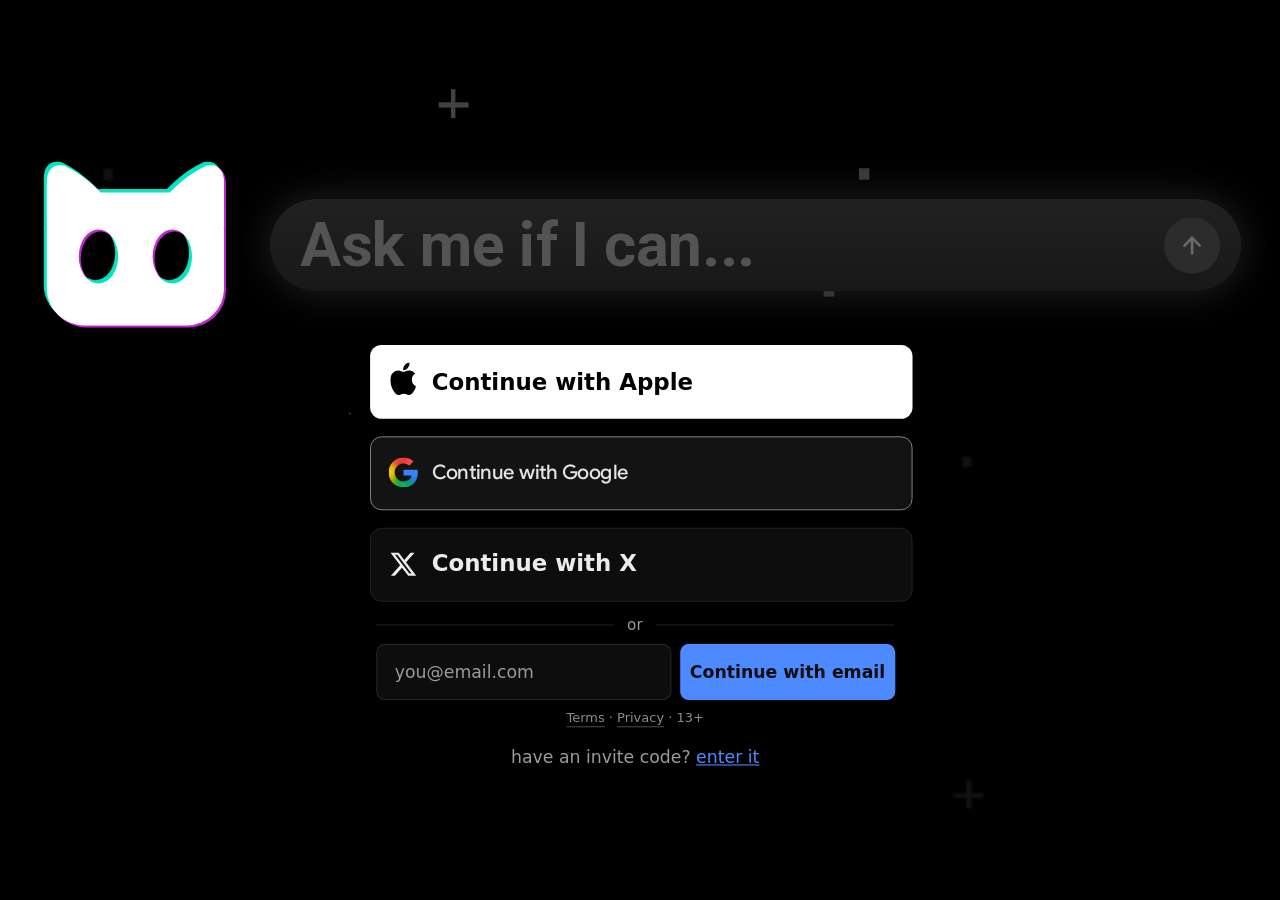
<file: index.html>
<!doctype html>
<html lang="en">
<head>
  <meta charset="utf-8">
  <base href="./">
  <meta name="viewport" content="width=device-width, initial-scale=1">
  <title>superbot</title>
  <link rel="preload" href="assets/fonts/Inter-SemiBold.woff2" as="font" type="font/woff2" crossorigin>
  <link rel="preload" href="assets/fonts/Roboto-latin.woff2" as="font" type="font/woff2" crossorigin>
  <link rel="stylesheet" href="styles.css">
  <link rel="stylesheet" href="desk-thought.css">
</head>
<body>
  <main class="stage" id="stage">
    <div class="marks" aria-hidden="true">
      <span class="plus plus-a"></span>
      <span class="plus plus-b"></span>
      <span class="sq sq-a"></span>
      <span class="sq sq-b"></span>
      <span class="sq sq-c"></span>
      <span class="sq sq-d"></span>
      <span class="dot"></span>
    </div>

    <div class="mascot" id="mascot" aria-hidden="true">
      <svg class="mark" viewBox="0 0 100 100" focusable="false">
        <defs>
          <mask id="mark-face" maskUnits="userSpaceOnUse" x="-30" y="-30" width="160" height="160">
            <g fill="#fff">
              <rect x="14" y="32" width="72" height="54" rx="15"/>
              <path d="M14 46V28Q14 20 21 21Q28 24 36 32Z"/>
              <path d="M86 46V28Q86 20 79 21Q72 24 64 32Z"/>
            </g>
            <g fill="#000">
              <ellipse class="mark-eye mark-eye-l" cx="35" cy="58" rx="8" ry="11"/>
              <ellipse class="mark-eye mark-eye-r" cx="65" cy="58" rx="8" ry="11"/>
            </g>
            <g class="mark-happy" fill="none" stroke="#000" stroke-width="4.5" stroke-linecap="round">
              <path d="M27 61Q35 53.5 43 61"/>
              <path d="M57 61Q65 53.5 73 61"/>
            </g>
          </mask>
        </defs>
        <g class="mark-body">
          <rect class="ghost-teal" x="-30" y="-30" width="160" height="160" fill="#00e5c3" mask="url(#mark-face)"/>
          <rect class="ghost-magenta" x="-30" y="-30" width="160" height="160" fill="#c026d3" mask="url(#mark-face)"/>
          <rect x="-30" y="-30" width="160" height="160" fill="#ffffff" mask="url(#mark-face)"/>
        </g>
      </svg>
      <img class="thumb is-up" id="thumb" src="assets/thumbs-up.png" width="512" height="512" alt="">
      <div class="thought">
        <span class="thought-trail thought-trail-s"></span>
        <span class="thought-trail thought-trail-m"></span>
        <span class="thought-bubble"><i></i><i></i><i></i></span>
      </div>
    </div>

    <form class="ask" id="ask-form" autocomplete="off">
      <label class="sr-only" for="ask">Ask superbot</label>
      <textarea id="ask" name="ask" rows="1" placeholder="Ask me if I can..." autocomplete="off" spellcheck="false" enterkeyhint="send"></textarea>
      <button class="send" id="send" type="submit" aria-label="Send" disabled>
        <svg viewBox="0 0 24 24" aria-hidden="true" focusable="false"><path d="m5 12 7-7 7 7"/><path d="M12 19V5"/></svg>
      </button>
    </form>
    <p class="verdict-note" id="verdict-note" role="status" aria-live="polite"></p>

    <section class="auth" aria-label="Sign in">
      <a class="btn btn-apple" href="#">
        <svg class="ico ico-apple" viewBox="7.75 10.5 15.46 19" preserveAspectRatio="none" aria-hidden="true" focusable="false"><path fill="currentColor" d="M15.7099491,14.8846154 C16.5675461,14.8846154 17.642562,14.3048315 18.28274,13.5317864 C18.8625238,12.8312142 19.2852829,11.852829 19.2852829,10.8744437 C19.2852829,10.7415766 19.2732041,10.6087095 19.2490464,10.5 C18.2948188,10.5362365 17.1473299,11.140178 16.4588366,11.9494596 C15.9152893,12.56548 15.4200572,13.5317864 15.4200572,14.5222505 C15.4200572,14.6671964 15.4442149,14.8121424 15.4562937,14.8604577 C15.5166879,14.8725366 15.6133185,14.8846154 15.7099491,14.8846154 Z M12.6902416,29.5 C13.8618881,29.5 14.3812778,28.714876 15.8428163,28.714876 C17.3285124,28.714876 17.6546408,29.4758423 18.9591545,29.4758423 C20.2395105,29.4758423 21.0971074,28.292117 21.9063891,27.1325493 C22.8123013,25.8038779 23.1867451,24.4993643 23.2109027,24.4389701 C23.1263509,24.4148125 20.6743484,23.4122695 20.6743484,20.5979021 C20.6743484,18.1579784 22.6069612,17.0588048 22.7156707,16.974253 C21.4353147,15.1382708 19.490623,15.0899555 18.9591545,15.0899555 C17.5217737,15.0899555 16.3501271,15.9596313 15.6133185,15.9596313 C14.8161157,15.9596313 13.7652575,15.1382708 12.521138,15.1382708 C10.1536872,15.1382708 7.75,17.0950413 7.75,20.7911634 C7.75,23.0861411 8.64383344,25.513986 9.74300699,27.0842339 C10.6851558,28.4129053 11.5065162,29.5 12.6902416,29.5 Z"/></svg>
        <span>Continue with Apple</span>
      </a>
      <a class="btn btn-google" href="#">
        <img class="ico ico-google" src="assets/google-g.svg" width="20" height="20" alt="">
        <span>Continue with Google</span>
      </a>
      <a class="btn btn-x" href="#">
        <svg class="ico ico-x" viewBox="1.254 2.25 21.492 19.5" aria-hidden="true" focusable="false"><path fill="currentColor" d="M18.244 2.25h3.308l-7.227 8.26 8.502 11.24H16.17l-5.214-6.817L4.99 21.75H1.68l7.73-8.835L1.254 2.25H8.08l4.713 6.231zm-1.161 17.52h1.833L7.084 4.126H5.117z"/></svg>
        <span>Continue with X</span>
      </a>

      <div class="or"><span>or</span></div>

      <form class="email" id="email-form">
        <input class="email-input" type="email" placeholder="you@email.com" aria-label="Email" autocomplete="email">
        <button class="email-btn" type="submit">Continue with email</button>
      </form>

      <p class="legal"><a href="#">Terms</a> · <a href="#">Privacy</a> · 13+</p>
      <p class="invite">have an invite code? <a href="#">enter it</a></p>
    </section>
    <div class="desk-thought" id="desk-thought" aria-hidden="true"></div>
    <div class="speed-note" aria-hidden="true">
      <img class="speed-arrow" src="assets/arrow.png" width="512" height="512" alt="">
      <span class="speed-text">actual speed</span>
    </div>
    <canvas class="confetti" id="confetti" aria-hidden="true"></canvas>
  </main>
  <script type="module" src="app.js"></script>
</body>
</html>
</file>
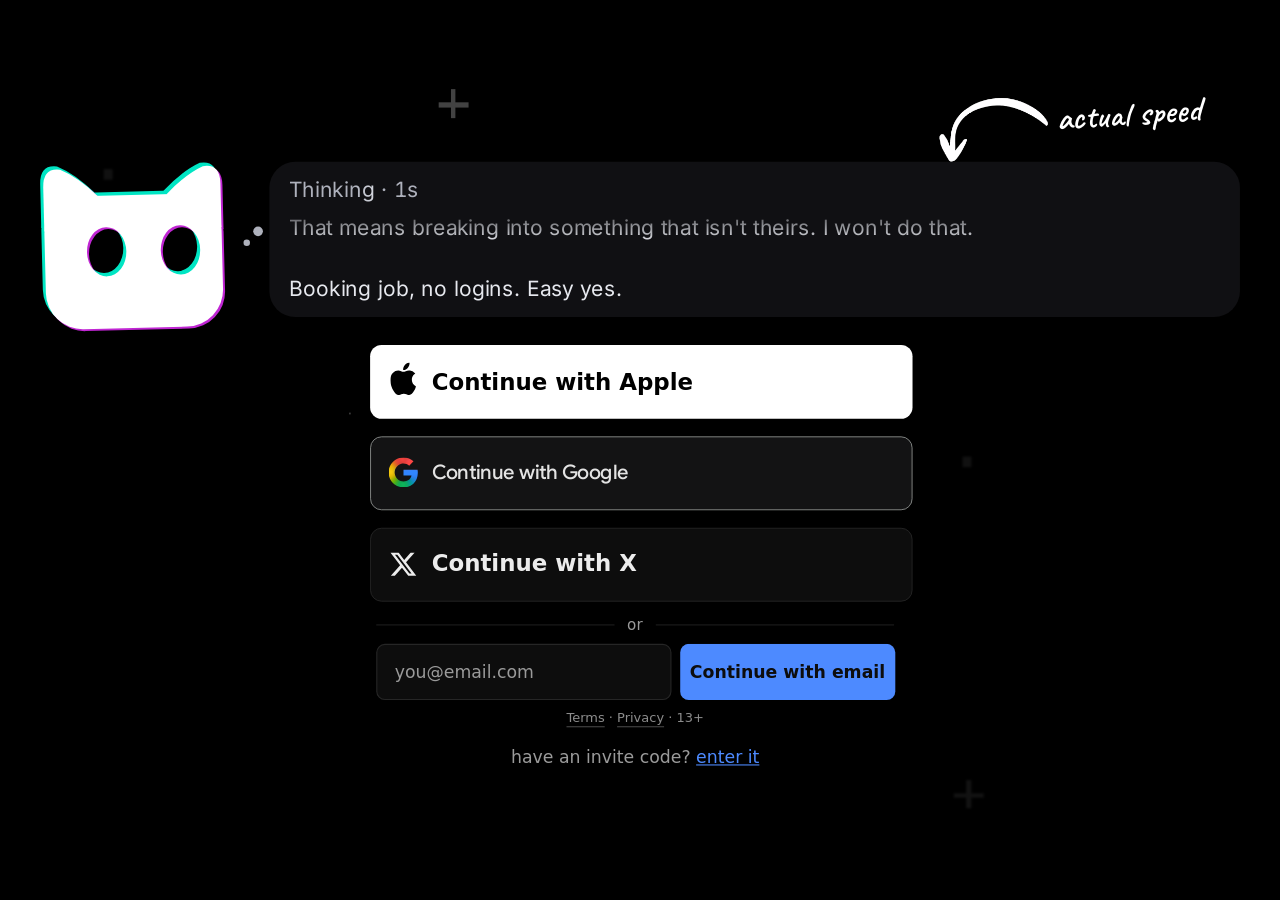
<file: b/index.html>
<!doctype html>
<html lang="en" data-variant="b">
<head>
  <meta charset="utf-8">
  <base href="../">
  <meta name="viewport" content="width=device-width, initial-scale=1">
  <title>superbot</title>
  <link rel="preload" href="assets/fonts/Inter-SemiBold.woff2" as="font" type="font/woff2" crossorigin>
  <link rel="preload" href="assets/fonts/Roboto-latin.woff2" as="font" type="font/woff2" crossorigin>
  <link rel="stylesheet" href="styles.css">
  <link rel="stylesheet" href="desk-thought.css">
</head>
<body>
  <main class="stage" id="stage">
    <div class="marks" aria-hidden="true">
      <span class="plus plus-a"></span>
      <span class="plus plus-b"></span>
      <span class="sq sq-a"></span>
      <span class="sq sq-b"></span>
      <span class="sq sq-c"></span>
      <span class="sq sq-d"></span>
      <span class="dot"></span>
    </div>

    <div class="mascot" id="mascot" aria-hidden="true">
      <svg class="mark" viewBox="0 0 100 100" focusable="false">
        <defs>
          <mask id="mark-face" maskUnits="userSpaceOnUse" x="-30" y="-30" width="160" height="160">
            <g fill="#fff">
              <rect x="14" y="32" width="72" height="54" rx="15"/>
              <path d="M14 46V28Q14 20 21 21Q28 24 36 32Z"/>
              <path d="M86 46V28Q86 20 79 21Q72 24 64 32Z"/>
            </g>
            <g fill="#000">
              <ellipse class="mark-eye mark-eye-l" cx="35" cy="58" rx="8" ry="11"/>
              <ellipse class="mark-eye mark-eye-r" cx="65" cy="58" rx="8" ry="11"/>
            </g>
            <g class="mark-happy" fill="none" stroke="#000" stroke-width="4.5" stroke-linecap="round">
              <path d="M27 61Q35 53.5 43 61"/>
              <path d="M57 61Q65 53.5 73 61"/>
            </g>
          </mask>
        </defs>
        <g class="mark-body">
          <rect class="ghost-teal" x="-30" y="-30" width="160" height="160" fill="#00e5c3" mask="url(#mark-face)"/>
          <rect class="ghost-magenta" x="-30" y="-30" width="160" height="160" fill="#c026d3" mask="url(#mark-face)"/>
          <rect x="-30" y="-30" width="160" height="160" fill="#ffffff" mask="url(#mark-face)"/>
        </g>
      </svg>
      <img class="thumb is-up" id="thumb" src="assets/thumbs-up.png" width="512" height="512" alt="">
      <div class="thought">
        <span class="thought-trail thought-trail-s"></span>
        <span class="thought-trail thought-trail-m"></span>
        <span class="thought-bubble"><i></i><i></i><i></i></span>
      </div>
    </div>

    <form class="ask" id="ask-form" autocomplete="off">
      <label class="sr-only" for="ask">Ask superbot</label>
      <textarea id="ask" name="ask" rows="1" placeholder="Ask me if I can..." autocomplete="off" spellcheck="false" enterkeyhint="send"></textarea>
      <button class="send" id="send" type="submit" aria-label="Send" disabled>
        <svg viewBox="0 0 24 24" aria-hidden="true" focusable="false"><path d="m5 12 7-7 7 7"/><path d="M12 19V5"/></svg>
      </button>
    </form>
    <p class="verdict-note" id="verdict-note" role="status" aria-live="polite"></p>

    <section class="auth" aria-label="Sign in">
      <a class="btn btn-apple" href="#">
        <svg class="ico ico-apple" viewBox="7.75 10.5 15.46 19" preserveAspectRatio="none" aria-hidden="true" focusable="false"><path fill="currentColor" d="M15.7099491,14.8846154 C16.5675461,14.8846154 17.642562,14.3048315 18.28274,13.5317864 C18.8625238,12.8312142 19.2852829,11.852829 19.2852829,10.8744437 C19.2852829,10.7415766 19.2732041,10.6087095 19.2490464,10.5 C18.2948188,10.5362365 17.1473299,11.140178 16.4588366,11.9494596 C15.9152893,12.56548 15.4200572,13.5317864 15.4200572,14.5222505 C15.4200572,14.6671964 15.4442149,14.8121424 15.4562937,14.8604577 C15.5166879,14.8725366 15.6133185,14.8846154 15.7099491,14.8846154 Z M12.6902416,29.5 C13.8618881,29.5 14.3812778,28.714876 15.8428163,28.714876 C17.3285124,28.714876 17.6546408,29.4758423 18.9591545,29.4758423 C20.2395105,29.4758423 21.0971074,28.292117 21.9063891,27.1325493 C22.8123013,25.8038779 23.1867451,24.4993643 23.2109027,24.4389701 C23.1263509,24.4148125 20.6743484,23.4122695 20.6743484,20.5979021 C20.6743484,18.1579784 22.6069612,17.0588048 22.7156707,16.974253 C21.4353147,15.1382708 19.490623,15.0899555 18.9591545,15.0899555 C17.5217737,15.0899555 16.3501271,15.9596313 15.6133185,15.9596313 C14.8161157,15.9596313 13.7652575,15.1382708 12.521138,15.1382708 C10.1536872,15.1382708 7.75,17.0950413 7.75,20.7911634 C7.75,23.0861411 8.64383344,25.513986 9.74300699,27.0842339 C10.6851558,28.4129053 11.5065162,29.5 12.6902416,29.5 Z"/></svg>
        <span>Continue with Apple</span>
      </a>
      <a class="btn btn-google" href="#">
        <img class="ico ico-google" src="assets/google-g.svg" width="20" height="20" alt="">
        <span>Continue with Google</span>
      </a>
      <a class="btn btn-x" href="#">
        <svg class="ico ico-x" viewBox="1.254 2.25 21.492 19.5" aria-hidden="true" focusable="false"><path fill="currentColor" d="M18.244 2.25h3.308l-7.227 8.26 8.502 11.24H16.17l-5.214-6.817L4.99 21.75H1.68l7.73-8.835L1.254 2.25H8.08l4.713 6.231zm-1.161 17.52h1.833L7.084 4.126H5.117z"/></svg>
        <span>Continue with X</span>
      </a>

      <div class="or"><span>or</span></div>

      <form class="email" id="email-form">
        <input class="email-input" type="email" placeholder="you@email.com" aria-label="Email" autocomplete="email">
        <button class="email-btn" type="submit">Continue with email</button>
      </form>

      <p class="legal"><a href="#">Terms</a> · <a href="#">Privacy</a> · 13+</p>
      <p class="invite">have an invite code? <a href="#">enter it</a></p>
    </section>
    <div class="desk-thought" id="desk-thought" aria-hidden="true"></div>
    <div class="speed-note" aria-hidden="true">
      <img class="speed-arrow" src="assets/arrow.png" width="512" height="512" alt="">
      <span class="speed-text">actual speed</span>
    </div>
    <canvas class="confetti" id="confetti" aria-hidden="true"></canvas>
  </main>
  <script type="module" src="app.js"></script>
</body>
</html>
</file>
<file: styles.css>
/* Every coordinate below is in reference pixels: the stage is the reference
   frame (1456x819) and app.js scales it to fit the window. */
@font-face { font-family: "Inter"; src: url("assets/fonts/Inter-Regular.woff2") format("woff2"); font-weight: 400; font-display: block; }
@font-face { font-family: "Inter"; src: url("assets/fonts/Inter-Medium.woff2") format("woff2"); font-weight: 500; font-display: block; }
@font-face { font-family: "Inter"; src: url("assets/fonts/Inter-SemiBold.woff2") format("woff2"); font-weight: 600; font-display: block; }
@font-face { font-family: "Roboto"; src: url("assets/fonts/Roboto-latin.woff2") format("woff2"); font-weight: 100 900; font-display: block; }
/* Google Sans Medium, subset to the button labels (OFL 1.1), from superbot/site/assets/waitlist.css */
@font-face {
  font-family: "Google Sans Label"; font-style: normal; font-weight: 500; font-display: swap;
  src: url([data-uri]) format("woff2");
  unicode-range: U+20, U+43, U+47, U+4C, U+53, U+65, U+67, U+68, U+69, U+6B, U+6C, U+6E, U+6F, U+70, U+74, U+75, U+77;
}

:root {
  --bg: #000000;
  --ink: #ffffff;
  --fg: #ececec;
  --muted: #9a9a9a;
  --legal-ink: #8c8c8c;
  --accent: #4d8aff;
  --accent-ink: #0d0d0d;
  --hairline: #262626;
  --field: #0d0d0d;
  --font-ui: "SF Pro Rounded", "SF Pro Display", -apple-system, system-ui, "Segoe UI", sans-serif;
  --font-google: "Google Sans", "Google Sans Label", Roboto, var(--font-ui);
}

* { box-sizing: border-box; margin: 0; }
html, body { height: 100%; background: var(--bg); overflow: hidden; }
body { font-family: var(--font-ui); color: var(--ink); -webkit-font-smoothing: antialiased; }
a { color: inherit; }
.sr-only { position: absolute; width: 1px; height: 1px; overflow: hidden; clip-path: inset(50%); white-space: nowrap; }

/* centred on both axes by CSS alone; app.js only supplies the scale */
.stage {
  position: fixed;
  left: 50%;
  top: 50%;
  width: 1456px;
  height: 819px;
  transform: translate(-50%, -50%) scale(var(--fit, 1));
  transform-origin: 50% 50%;
}
.stage > * { position: absolute; }

/* background marks */
.marks, .marks > * { position: absolute; }
.marks { inset: 0; pointer-events: none; }
.plus { width: 33.4px; height: 32.7px; filter: blur(0.45px); }
.plus::before, .plus::after { content: ""; position: absolute; background: currentColor; }
.plus::before { left: 0; right: 0; top: 15.5px; height: 5.2px; }
.plus::after { top: 0; bottom: 0; left: 14.1px; width: 5.2px; }
.plus-a { left: 499.2px; top: -1.2px; color: #424242; }
.plus-b { left: 1085.4px; top: 784.6px; color: #121212; filter: blur(1px); }
.sq { width: 10px; height: 12px; background: #111111; filter: blur(1px); }
.sq-a { left: 117.5px; top: 89.5px; }
.sq-b { left: 976.5px; top: 88.5px; width: 12px; height: 13px; background: #383838; filter: blur(0.6px); }
.sq-c { left: 1095px; top: 417px; }
.sq-d { left: 937px; top: 221.5px; width: 12px; height: 13px; background: #2a2a2a; filter: blur(0.6px); }
.dot { left: 396.5px; top: 367px; width: 2px; height: 2px; background: #3a3a3a; }

/* mascot + thumb */
.mascot { left: 0; top: 0; width: 340px; height: 320px; }
.mark { position: absolute; left: 13.8px; top: 26.9px; width: 280px; height: 280px; overflow: visible; }
.mark .ghost-teal { transform: translate(-1.2px, -1.4px); }
.mark .ghost-magenta { transform: translate(0.8px, 0.8px); }
.thumb {
  position: absolute;
  left: 188px;
  top: 173.2px;
  width: 145.5px;
  height: 145.5px;
  --turn: 0deg;
  opacity: 0;
  transform: rotate(var(--turn)) scale(0.3);
  transition: opacity 140ms ease-in, transform 180ms ease-in;
  pointer-events: none;
}
/* thumbs down is the same hand turned over */
.thumb.is-down { --turn: 180deg; }
.thumb.is-shown { opacity: 1; transform: rotate(var(--turn)) scale(1); transition: none; }
.thumb.is-shown:not(.is-static) { animation: thumb-pop 560ms cubic-bezier(0.18, 1.45, 0.4, 1) both; }
.thumb.is-down.is-shown:not(.is-static) { animation: thumb-pop 560ms cubic-bezier(0.18, 1.45, 0.4, 1) both, thumb-stern 480ms 520ms ease-in-out; }
@keyframes thumb-pop {
  from { opacity: 0; transform: rotate(calc(var(--turn) - 40deg)) scale(0.2); }
  40% { opacity: 1; }
  to { opacity: 1; transform: rotate(var(--turn)) scale(1); }
}
@keyframes thumb-stern {
  0%, 100% { transform: rotate(var(--turn)) scale(1); }
  25% { transform: rotate(calc(var(--turn) - 10deg)) scale(1.04); }
  60% { transform: rotate(calc(var(--turn) + 8deg)) scale(1.04); }
}

/* thinking: a thought bubble off the right ear while the user is still typing
   (variant A; variant B shows superbot-desktop's bubble instead, desk-thought.css) */
[data-variant="b"] .thought { display: none; }
.thought { position: absolute; left: 252px; top: 14px; width: 150px; height: 90px; opacity: 0; transform: scale(0.6); transform-origin: 8px 80px; transition: opacity 160ms ease-in, transform 160ms ease-in; pointer-events: none; }
[data-state="judging"] .thought-bubble i { animation-duration: 0.6s; }
:is([data-state="typing"], [data-state="judging"]) .thought { opacity: 1; transform: scale(1); transition: opacity 220ms ease-out, transform 320ms cubic-bezier(0.18, 1.4, 0.4, 1); }
.thought > span { position: absolute; background: #1d1d1d; box-shadow: 0 0 24px rgba(255, 255, 255, 0.09); }
.thought-trail { border-radius: 50%; animation: thought-breathe 1.6s ease-in-out infinite; }
.thought-trail-s { left: 8px; top: 72px; width: 9px; height: 9px; }
.thought-trail-m { left: 22px; top: 50px; width: 15px; height: 15px; animation-delay: 200ms; }
.thought-bubble { left: 40px; top: 0; width: 104px; height: 46px; border-radius: 23px; display: flex; align-items: center; justify-content: center; gap: 9px; }
.thought-bubble i { width: 10px; height: 10px; border-radius: 50%; background: #e9e9e9; animation: thought-dot 1.1s ease-in-out infinite; }
.thought-bubble i:nth-child(2) { animation-delay: 160ms; }
.thought-bubble i:nth-child(3) { animation-delay: 320ms; }
@keyframes thought-dot {
  0%, 60%, 100% { transform: translateY(0); opacity: 0.45; }
  30% { transform: translateY(-6px); opacity: 1; }
}
@keyframes thought-breathe {
  0%, 100% { transform: scale(1); }
  50% { transform: scale(1.18); }
}

/* the laugh: superbot.gg's mascot click, copied from hero.css (.sb-glitch rules,
   https://superbot.gg/site/assets/hero.css?v=55 lines 63-66 and 71) onto this mark */
.mark .mark-happy { opacity: 0; }
.mark.is-happy .mark-happy { opacity: 1; }
.mark.is-happy .mark-eye { opacity: 0; }
.mark.is-happy { animation: sb-mark-happy-bob 600ms ease-out; } /* deliberate */
@keyframes sb-mark-happy-bob { 0%, 100% { transform: none; } 25% { transform: translateY(-4px); } 50% { transform: none; } 75% { transform: translateY(-4px); } }

/* chat bar: the CHAT_BAR asset, scaled so its pill overfills this box by 2px and clipped round */
.ask {
  left: 306.5px;
  top: 124.3px;
  width: 1105px;
  height: 105px;
  border-radius: 52.5px;
  overflow: hidden;
  /* the asset's straight middle (x 200-1250, y 343-476 of CHAT_BAR.png, a pure
     top-to-bottom gradient) fills the bar; the round ends come from the clip */
  background: url("assets/chat-bar.png") no-repeat;
  background-size: 1532.3px 646.6px;
  background-position: -210.5px -270.8px;
  box-shadow: 0 0 46px rgba(255, 255, 255, 0.135);
  cursor: text;
}
/* empty or short, one line sits exactly where image 1's text does (11 + 83 / 2
   = 52.5, half the bar); fit-text.js sets the size, line height and padding
   inline once the text has to shrink */
.ask textarea {
  position: absolute;
  left: 34.5px;
  top: -0.8px;
  width: 970px;
  height: 105px;
  padding: 11px 0;
  border: 0;
  outline: 0;
  resize: none;
  overflow-y: auto;
  overscroll-behavior: contain;
  background: transparent;
  font: 700 69.2px/83px "Roboto", sans-serif;
  letter-spacing: -0.2px;
  color: #f2f2f2;
  caret-color: #ffffff;
  /* no scrollbar: the edge fades below say there is more */
  scrollbar-width: none;
  --fade-top: 0px;
  --fade-bottom: 0px;
  -webkit-mask-image: linear-gradient(to bottom, transparent, #000 var(--fade-top), #000 calc(100% - var(--fade-bottom)), transparent);
  mask-image: linear-gradient(to bottom, transparent, #000 var(--fade-top), #000 calc(100% - var(--fade-bottom)), transparent);
  transition: --fade-top 180ms ease-out, --fade-bottom 180ms ease-out;
}
.ask textarea::-webkit-scrollbar { display: none; }
.ask textarea.fade-top { --fade-top: var(--fade-len, 34px); }
.ask textarea.fade-bottom { --fade-bottom: var(--fade-len, 34px); }
.ask textarea::placeholder { color: #535353; opacity: 1; }
/* registered so the fade lengths animate instead of snapping */
@property --fade-top { syntax: "<length>"; inherits: false; initial-value: 0px; }
@property --fade-bottom { syntax: "<length>"; inherits: false; initial-value: 0px; }
.send {
  position: absolute;
  left: 1017.5px;
  bottom: 20.5px;
  width: 64px;
  height: 64px;
  display: grid;
  place-items: center;
  padding: 0;
  border: 0;
  border-radius: 50%;
  background: #f2f2f2;
  color: #0d0d0d;
  cursor: pointer;
  transition: background-color 160ms ease-out, color 160ms ease-out, transform 160ms ease-out;
}
.send svg { width: 30px; height: 30px; fill: none; stroke: currentColor; stroke-width: 2.4; stroke-linecap: round; stroke-linejoin: round; }
.send:disabled { background: #2c2c2c; color: #6a6a6a; cursor: default; }
.send:not(:disabled):hover { background: #ffffff; transform: scale(1.05); }
.send:not(:disabled):active { transform: scale(0.94); }
.send:focus-visible { outline: 3px solid var(--accent); outline-offset: 3px; }
[data-state="judging"] .send { background: #f2f2f2; color: #0d0d0d; animation: send-wait 700ms ease-in-out infinite; }
@keyframes send-wait {
  0%, 100% { transform: scale(1); }
  50% { transform: scale(0.9); }
}

/* the verdict, for screen readers; shown on screen only when Jev could not answer */
.verdict-note { left: 341px; top: 240px; margin: 0; color: #ff7a7a; font: 500 16px/24px var(--font-ui); opacity: 0; pointer-events: none; }
[data-state="error"] .verdict-note { opacity: 1; }

.confetti { left: 0; top: 0; width: 1456px; height: 819px; pointer-events: none; }

/* sign-in stack. The reference renders the provider stack at 1.625x its CSS
   size and the email block at 1.26x, so text is set at its real size (keeping
   the font's small-size optical cut) and scaled up. */
.auth { left: 0; top: 0; width: 1456px; height: 819px; pointer-events: none; --k-pv: 1.625; --k-em: 1.23; }
.auth > * { position: absolute; pointer-events: auto; }
.btn {
  left: 421.2px;
  width: 617.2px;
  height: 84.5px;
  border-radius: 13px;
  text-decoration: none;
  font-size: 16px;
}
.btn .ico { position: absolute; }
.btn span { position: absolute; left: 69.8px; top: 50%; transform: translateY(-50%) scale(var(--k-pv)); transform-origin: 0 50%; line-height: 1; white-space: nowrap; }
.btn-apple { top: 289.6px; background: #ffffff; color: #000000; font-weight: 600; }
.btn-apple .ico { left: 22.8px; top: 20.2px; width: 29.3px; height: 37px; }
.btn-apple span { margin-top: 0.8px; }
.btn-google { top: 393.6px; background: #131314; border: 1.625px solid #8e918f; color: #e3e3e3; font-family: var(--font-google); font-weight: 500; font-size: 14px; }
.btn-google .ico { left: 19.8px; top: 23.6px; width: 33.6px; height: 33.6px; }
.btn-google span { margin-top: -1.6px; }
.btn-x span { margin-top: -0.7px; }
.btn-google span, .btn-x span { left: 68.7px; }
.btn-x { top: 497.6px; background: var(--field); border: 1.625px solid var(--hairline); color: var(--fg); font-weight: 600; }
.btn-x .ico { left: 22.2px; top: 27.8px; width: 29.4px; height: 26.7px; }

.or { left: 428px; top: 597px; width: 589px; height: 22px; display: flex; align-items: center; gap: 16px; color: var(--muted); font-size: 14px; line-height: 1; }
.or::before, .or::after { content: ""; flex: 1; height: 1px; background: #242424; }
.or span { transform: translateY(-0.3px) scale(var(--k-em)); }

.email { left: 428.3px; top: 630.1px; height: 52px; display: flex; gap: 8.4px; width: 479.8px; transform: scale(var(--k-em)); transform-origin: 0 0; }
.email-input {
  width: 272.5px;
  height: 52px;
  padding: 0 0 0 16px;
  background: var(--field);
  border: 1px solid var(--hairline);
  border-radius: 8px;
  color: var(--fg);
  font: 400 16px var(--font-ui);
  outline: 0;
}
.email-input::placeholder { color: var(--muted); opacity: 1; }
.email-btn {
  width: 198.9px;
  height: 51.9px;
  margin-top: 0.15px;
  border: 0;
  border-radius: 8px;
  background: var(--accent);
  color: var(--accent-ink);
  font: 600 16px var(--font-ui);
  cursor: pointer;
}

.legal { left: 0; width: 1445px; top: 704px; text-align: center; color: var(--legal-ink); font-size: 12px; line-height: 16px; transform: scale(var(--k-em)); transform-origin: 50% 0; }
.legal a { text-decoration: underline 1px color-mix(in srgb, var(--legal-ink) 50%, transparent); text-underline-offset: 4px; }
.invite { left: 0; width: 1445px; top: 745px; text-align: center; color: var(--muted); font-size: 16px; line-height: 24px; transform: scale(var(--k-em)); transform-origin: 50% 0; }
.invite a { color: var(--accent); text-decoration: underline; }
</file>
<file: desk-thought.css>
/* desk-thought.css: variant B's chat bar, which IS the thinking bubble: a port of superbot-desktop's
   ThoughtBubble (apps/desktop/src/renderer/src/hub/thought-bubble.css on
   origin/main 788a4e2ec, the folded Spotlight look) with its head row from
   sonar-trace.css (.sb-sonar-label's sheen, .sb-sonar-clock) and the line base
   from packages/ui status-swap.css. Rules are the desktop's own; the tokens
   they read are pinned below from packages/tokens/dist (tokens.css, with
   tokens.night.css's bg/raised/line, the scheme in the user's screenshot).
   Two deliberate differences, both from the user's screenshot of the app: the
   clock digits are the sans (Chromium has no ui-monospace, and the app paints
   them in the UI face), and the window shows 3 rows (the app's "Thought rows"
   pref, 1-12, default 6) so the bubble stays clear of the sign-in stack.
   Variant B only: there is no chat box; this bubble sits where image 1's bar
   was and thoughts stream through it nonstop (desk-thought.js). */

.desk-thought {
  --color-bg: #000000;
  --color-raised: #101013;
  --color-fg: #e6e8ee;
  --color-fg-secondary: #c9ccd4;
  --color-muted: #aeb1bc;
  --spacing-4: 4px;
  --spacing-6: 6px;
  --spacing-8: 8px;
  --spacing-12: 12px;
  --spacing-24: 24px;
  --radius-16: 16px;
  --radius-pill: 9999px;
  --font-ui: "SF Pro Rounded", ui-rounded, "Inter", system-ui, sans-serif;
  --text-body: 13px;
  --text-body--line-height: 19px;
  --text-body--font-weight: 400;
  --size-measure: 600px;
  --duration-100: 100ms;
  --duration-150: 150ms;
  --duration-200: 200ms;
  --duration-think-step-in: 240ms;
  --duration-think-sheen: 1800ms;
  --ease-standard: cubic-bezier(0.2, 0, 0, 1);
  --ease-standard-decelerate: cubic-bezier(0, 0, 0, 1);
  --ease-standard-accelerate: cubic-bezier(0.3, 0, 1, 1);
  --sb-thought-rows: 3;

  /* where image 1's chat bar was: the bubble spans the bar's x 306-1410,
     centred on y 170, its tail dots rising from the mascot; 1.84x the
     desktop's size so the bubble is the bar's width */
  display: none;
  position: absolute;
  left: 276.6px;
  top: 170px;
  transform: translateY(-50%) scale(1.84);
  transform-origin: 0 50%;
  pointer-events: none;
}
[data-variant="b"] .desk-thought { display: block; }
[data-variant="b"] .ask { display: none; }

/* the bubble holds the full measure, so new lines never resize it */
.desk-thought .sb-thought-bubble { inline-size: var(--size-measure); }

/* the stream runs far past the desktop's pace (desk-thought.js FAST, BEAT_MS:
   a thought every ~100 ms), so its two motions are scaled to that beat: each
   new word fades in over 80 ms instead of 200, and a new line glides up over
   100 ms instead of 240. At the desktop's own durations the newest lines were
   still mid-animation when the next thought landed and the window read blank. */
.desk-thought .sb-thought-word { animation-duration: 80ms; }
.desk-thought .sb-thought-text[data-scroll] { animation-duration: 100ms; }

/* "actual speed": a hand-lettered note over the bubble's right end, the user's
   arrow (assets/arrow.png, drawn black) shown white on the black page */
@font-face { font-family: "Caveat"; src: url("assets/fonts/Caveat-latin.woff2") format("woff2"); font-weight: 400 700; font-display: block; }
.speed-note { display: none; position: absolute; left: 1050.7px; top: -31.3px; width: 360px; height: 120px; pointer-events: none; }
[data-variant="b"] .speed-note { display: block; }
.speed-arrow { position: absolute; left: 0; top: 0; width: 150px; height: 150px; filter: invert(1); }
.speed-text { position: absolute; left: 150px; top: 44px; font: 600 40px/1 "Caveat", cursive; color: #ffffff; white-space: nowrap; transform: rotate(-4deg); transform-origin: 0 50%; }

/* ---- thought-bubble.css ---------------------------------------------------- */

.sb-thought {
  display: flex;
  align-items: center;
  gap: var(--spacing-4);
  flex: 0 1 auto;
  min-inline-size: 0;
  max-inline-size: 100%;
}

.sb-thought-tail {
  position: relative;
  flex: none;
  inline-size: var(--spacing-12);
  block-size: var(--spacing-24);
}

.sb-thought-dot {
  position: absolute;
  inset-inline-end: 0;
  inset-block-start: var(--spacing-4);
  inline-size: var(--spacing-6);
  block-size: var(--spacing-6);
  border-radius: var(--radius-pill);
  background: var(--color-muted);
}

.sb-thought-dot[data-size="small"] {
  inset-inline-end: auto;
  inset-inline-start: 0;
  inset-block-start: var(--spacing-12);
  inline-size: var(--spacing-4);
  block-size: var(--spacing-4);
}

.sb-thought-bubble {
  position: relative;
  isolation: isolate;
  display: flex;
  flex-direction: column;
  gap: var(--spacing-4);
  min-inline-size: 0;
  max-inline-size: var(--size-measure);
  padding: var(--spacing-8) var(--spacing-12);
  border-radius: var(--radius-16);
  font-family: var(--font-ui);
  font-size: var(--text-body);
  line-height: var(--text-body--line-height);
  font-weight: var(--text-body--font-weight);
}

.sb-thought-bubble::before {
  content: "";
  position: absolute;
  inset: 0;
  z-index: -1;
  border-radius: inherit;
  background: var(--color-raised);
  pointer-events: none;
}

.sb-thought-head {
  display: flex;
  align-items: center;
  gap: var(--spacing-8);
  min-inline-size: 0;
  color: var(--color-fg);
}

.sb-thought-lines {
  position: relative;
  display: flex;
  flex-direction: column;
  justify-content: flex-end;
  max-block-size: calc(var(--sb-thought-rows, 6) * var(--text-body--line-height));
  overflow: hidden;
  pointer-events: none;
}
.sb-thought-lines[hidden] { display: none; }

.sb-thought-lines[data-clipped="true"] {
  mask-image: linear-gradient(
    to bottom,
    color-mix(in oklch, var(--color-fg) clamp(25%, calc((2 - var(--sb-thought-rows, 6)) * 75% + 25%), 100%), transparent),
    var(--color-fg) var(--text-body--line-height)
  );
}

.sb-thought-layer {
  margin-block-end: auto;
}

.sb-thought-text {
  margin: 0;
  color: var(--color-fg);
  overflow-wrap: anywhere;
  white-space: pre-wrap;
}

.sb-thought-text[data-scroll="a"] {
  animation: sb-thought-scroll-a var(--duration-think-step-in) var(--ease-standard-decelerate) backwards;
}

.sb-thought-text[data-scroll="b"] {
  animation: sb-thought-scroll-b var(--duration-think-step-in) var(--ease-standard-decelerate) backwards;
}

.sb-thought-word {
  animation: sb-thought-word var(--duration-200) var(--ease-standard-decelerate) backwards;
}

@keyframes sb-thought-scroll-a {
  from { transform: translateY(var(--sb-thought-shift)); }
}

@keyframes sb-thought-scroll-b {
  from { transform: translateY(var(--sb-thought-shift)); }
}

@keyframes sb-thought-word {
  from { opacity: 0; }
}

@keyframes sb-thought-in {
  from {
    opacity: 0;
    transform: translateY(var(--spacing-4));
  }
}

/* ---- the head row: sonar-trace.css .sb-sonar-label / .sb-sonar-clock --------- */

.sb-sonar-label {
  flex: 0 1 auto;
  min-inline-size: 0;
  font-size: var(--text-body);
  line-height: var(--text-body--line-height);
  font-weight: var(--text-body--font-weight);
  color: var(--color-fg);
  overflow: hidden;
  text-overflow: ellipsis;
  white-space: nowrap;
}

/* status-swap.css's line box */
.sb-swap-line {
  display: block;
  position: relative;
  min-width: 0;
  overflow: hidden;
  text-overflow: ellipsis;
  white-space: nowrap;
}

/* the live sheen: the same muted -> fg -> muted band on the same 220% tile and
   steps(24) sweep as sonar-trace.css, painted with background-clip: text (the
   desktop's own earlier form of this rule, thinking-panel.css before its
   2026-09-26 compositor pass). The mask-clip form left a 1px seam after the
   last glyph at this page's 1.78x scale; this form has no strip to bleed. */
.sb-thought[data-live="true"] .sb-sonar-label .sb-swap-line {
  color: transparent;
  background: linear-gradient(
    90deg,
    var(--color-muted) 0%,
    var(--color-muted) 35%,
    var(--color-fg) 50%,
    var(--color-muted) 65%,
    var(--color-muted) 100%
  );
  background-size: 220% 100%;
  -webkit-background-clip: text;
  background-clip: text;
  animation: sb-sonar-sheen-bg var(--duration-think-sheen) steps(24, end) infinite;
}

@keyframes sb-sonar-sheen-bg {
  from { background-position: 0% 0; }
  to { background-position: -220% 0; }
}


.sb-sonar-clock {
  margin-inline-start: calc(var(--spacing-8) * -1);
  display: inline-flex;
  align-items: baseline;
  flex: none;
  font-size: var(--text-body);
  line-height: var(--text-body--line-height);
  color: var(--color-muted);
  white-space: nowrap;
}
.sb-sonar-clock[hidden] { display: none; }

.sb-sonar-clock-sep {
  white-space: pre;
}

.sb-sonar-clock-digits {
  display: inline-block;
  font-variant-numeric: tabular-nums;
}
</file>
